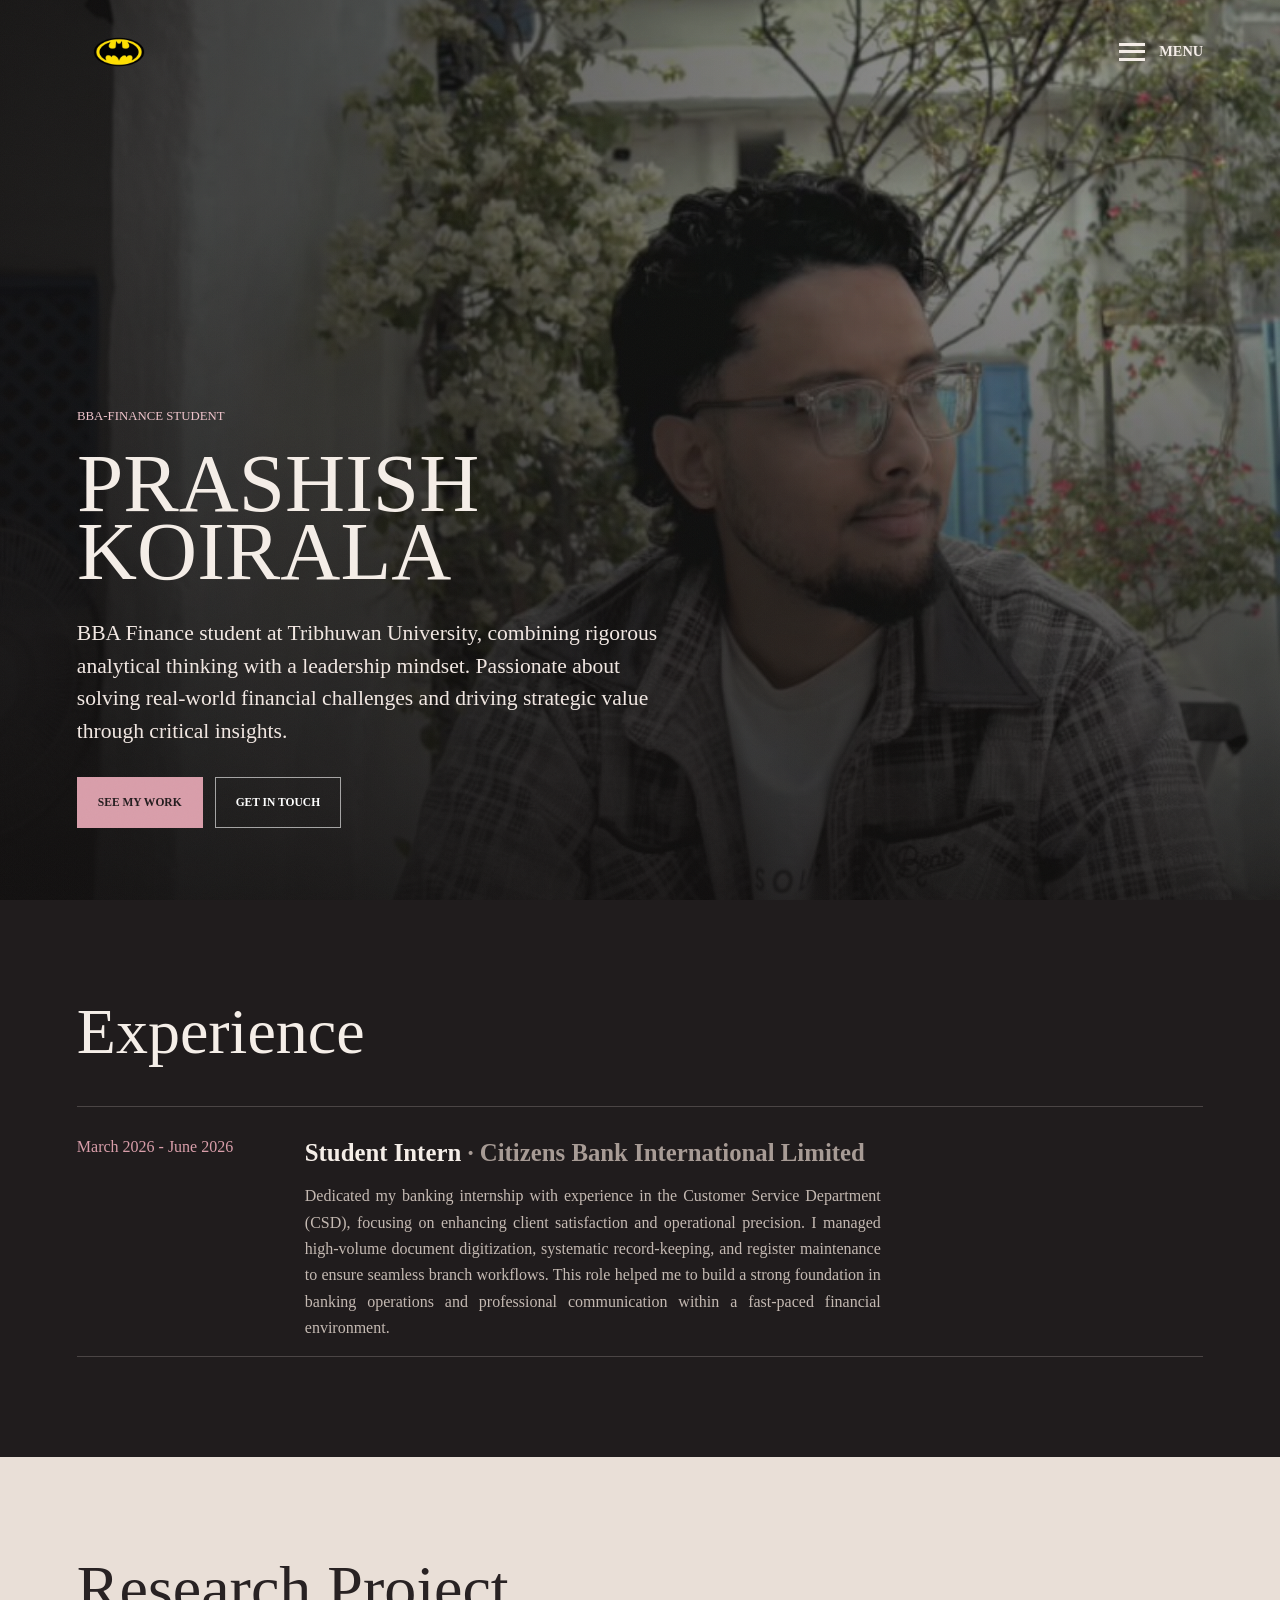
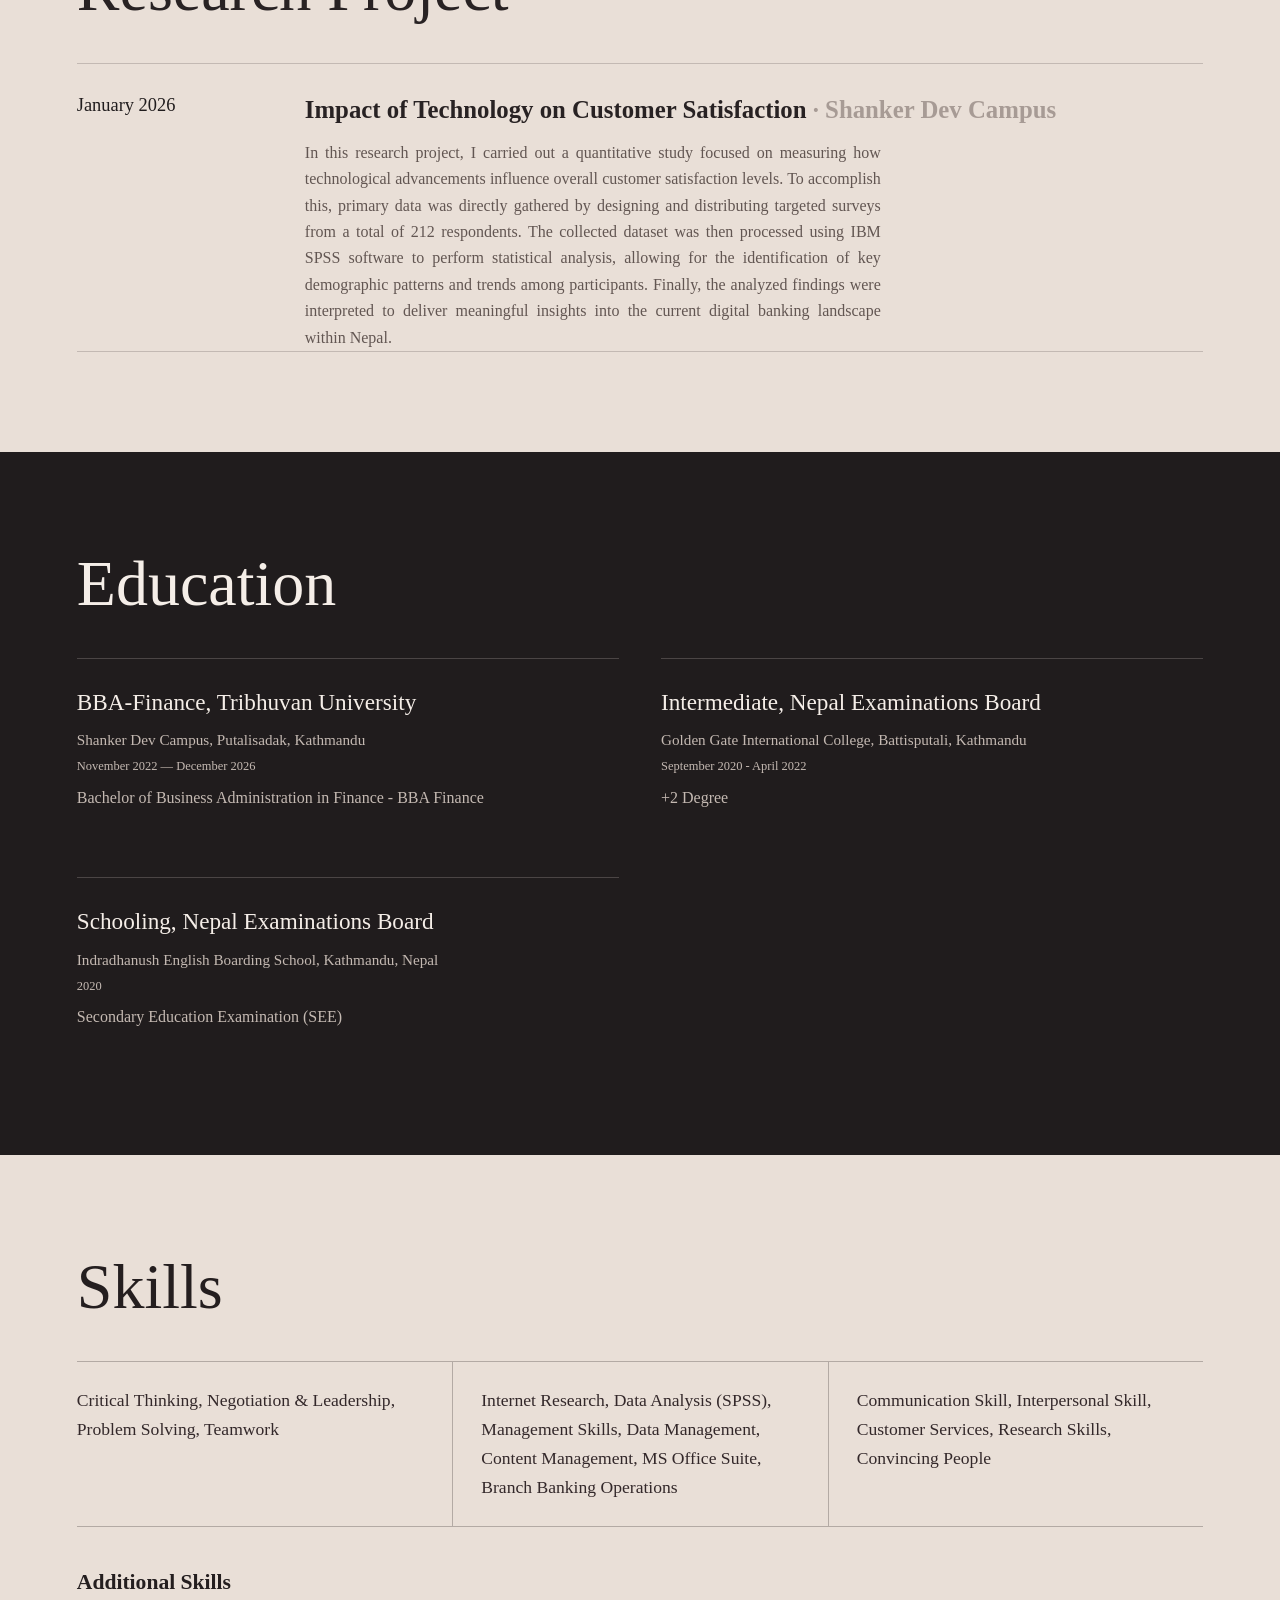
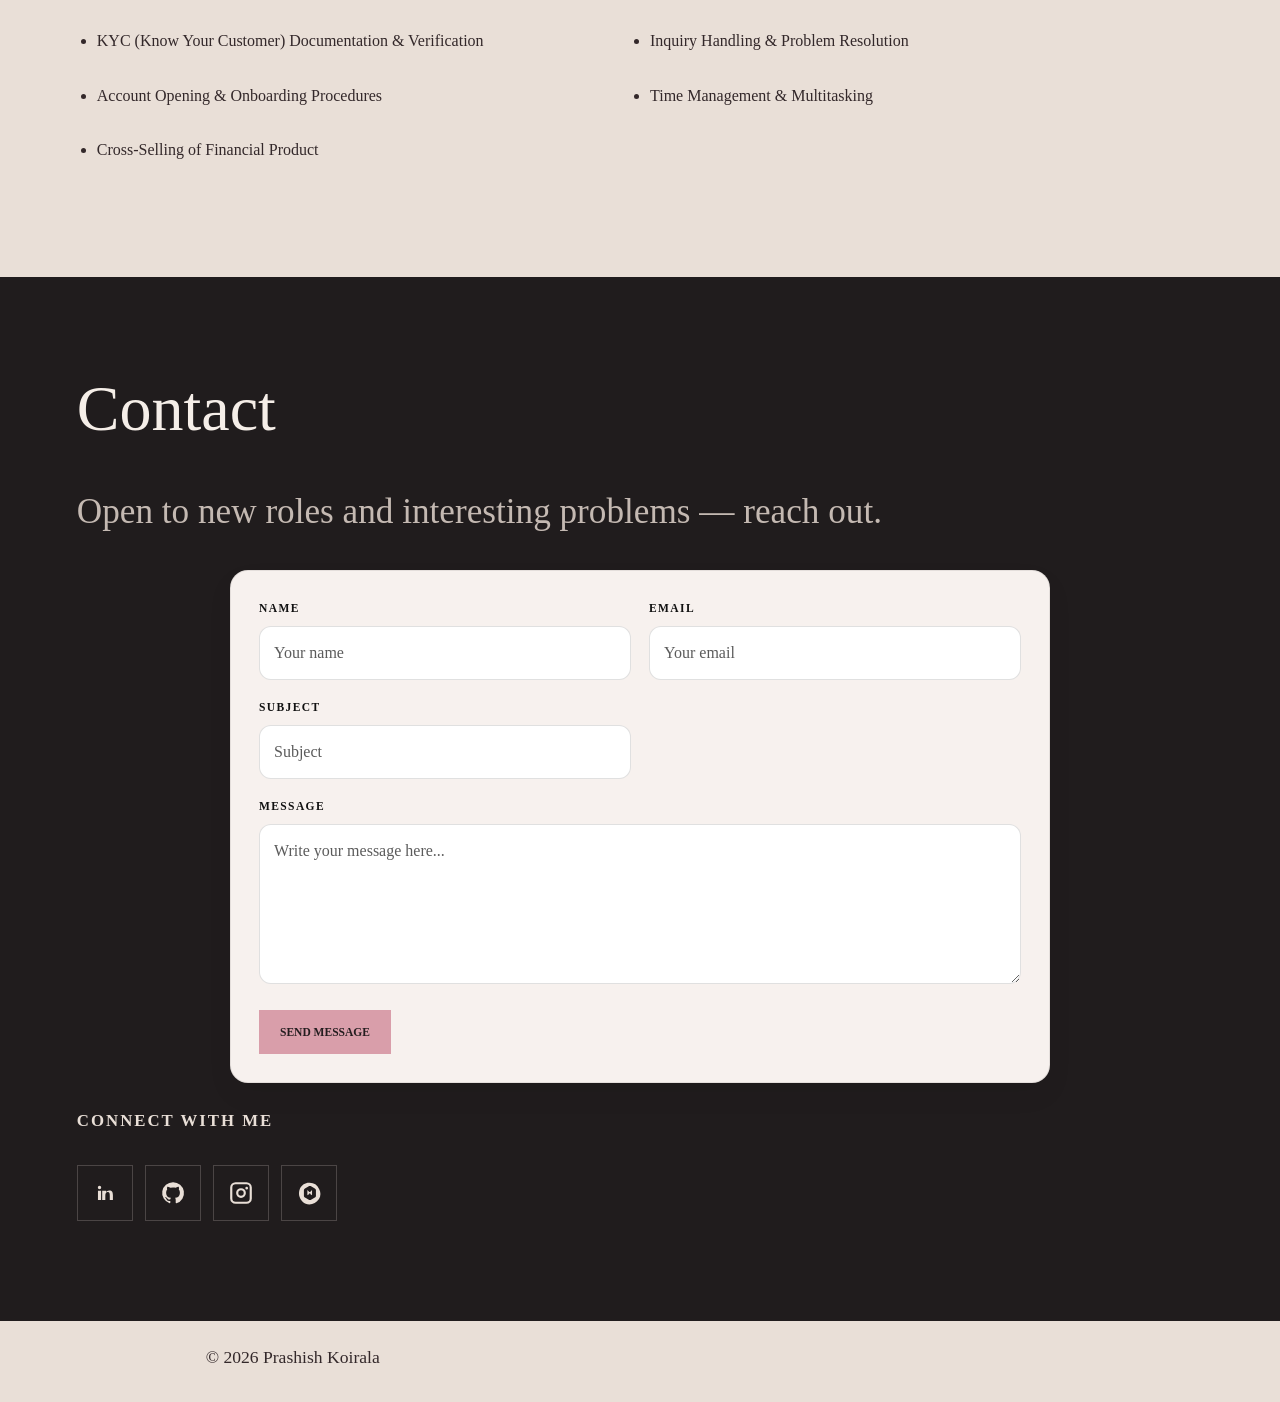
<file: index.html>
<!DOCTYPE html>
<html lang="en">
<head>
<meta charset="UTF-8" />
<meta name="viewport" content="width=device-width, initial-scale=1.0" />
<title>Prashish Koirala</title>
<meta name="description" content="Portfolio of Prashish Koirala. Experience, education, and projects." />
<link rel="icon" type="image/svg+xml" href="favicon.svg">
<link rel="stylesheet" href="styles.css">
<noscript><style>.site-loader { display: none; }</style></noscript>
</head>
<body>

<div class="grain" aria-hidden="true"></div>
<div class="site-loader" role="status" aria-label="Loading portfolio">
  <div class="site-loader__mark" aria-hidden="true">PK</div>
  <span class="site-loader__spinner" aria-hidden="true"></span>
  <span class="site-loader__label">Loading</span>
</div>

<nav class="nav">
  <a href="index.html" class="nav__mark" aria-label="Home">
    <img src="bat-logo.png" alt="">
  </a>
  <details class="nav__menu">
    <summary>Menu</summary>
    <div class="nav__menu-items">
      <a href="#experience">Experience</a>
      <a href="#research">Research Project</a>
      <a href="#education">Education</a>
      <a href="#skills">Skills</a>
      <a href="#contact">Contact</a>
      <a href="resume.html">Resume</a>
    </div>
  </details>
</nav>

<header class="hero" id="top">
  <div class="hero__text">
    <p class="hero__kicker">BBA-Finance Student</p>
    <h1 class="hero__name">PRASHISH<br>KOIRALA</h1>
    <p class="hero__tagline">BBA Finance student at Tribhuwan University, combining rigorous analytical thinking with a leadership mindset. Passionate about solving real-world financial challenges and driving strategic value through critical insights.</p>
    <div class="hero__actions">
      <a href="#experience" class="btn btn--primary">See My Work</a>
      <a href="#contact" class="btn btn--ghost">Get in Touch</a>
    </div>
  </div>
</header>

<main>

  <section class="section" id="experience">
    <div class="section__head">
      <h2>Experience</h2>
    </div>

    <ol class="timeline">
      <li class="timeline__item">
        <div class="timeline__meta">
          <span class="timeline__date">March 2026 - June 2026</span>
        </div>
        <div class="timeline__body">
          <h3>Student Intern <span class="tk-muted">· Citizens Bank International Limited</span></h3>
          <p>Dedicated my banking internship with experience in the Customer Service Department (CSD), focusing on enhancing client satisfaction and operational precision. I managed high-volume document digitization, systematic record-keeping, and register maintenance to ensure seamless branch workflows. This role helped me to build a strong foundation in banking operations and professional communication within a fast-paced financial environment.</p>
          <ul class="tags">
           
          </ul>
        </div>
      </li>
    </ol>
  </section>
  <section class="section section--research" id="research">
    <div class="section__head">
      <h2>Research Project</h2>
    </div>

    <ol class="timeline">
      <li class="timeline__item">
        <div class="timeline__meta">
          <span class="timeline__date">January 2026</span>
        </div>
        <div class="timeline__body">
          <h3>Impact of Technology on Customer Satisfaction <span class="tk-muted">· Shanker Dev Campus</span></h3>
          <p>In this research project, I carried out a quantitative study focused on measuring how technological advancements influence overall customer satisfaction levels. To accomplish this, primary data was directly gathered by designing and distributing targeted surveys from a total of 212 respondents. The collected dataset was then processed using IBM SPSS software to perform statistical analysis, allowing for the identification of key demographic patterns and trends among participants. Finally, the analyzed findings were interpreted to deliver meaningful insights into the current digital banking landscape within Nepal.</p>
        </div>
      </li>
    </ol>
  </section>
  <section class="section section--paper" id="education">
    <div class="section__head">
      <h2>Education</h2>
    </div>

    <div class="edu-grid">
      <div class="edu-card">
        <h3>BBA-Finance, Tribhuvan University</h3>
        <p class="edu-card__school">Shanker Dev Campus, Putalisadak, Kathmandu</p>
        <p class="edu-card__meta">November 2022 — December 2026</p>
        <p>Bachelor of Business Administration in Finance - BBA Finance</p>
      </div>
      <div class="edu-card">
        <h3>Intermediate, Nepal Examinations Board</h3>
        <p class="edu-card__school">Golden Gate International College, Battisputali, Kathmandu</p>
        <p class="edu-card__meta">September 2020 - April 2022</p>
        <p>+2 Degree</p>
      </div>
      <div class="edu-card">
        <h3> Schooling, Nepal Examinations Board </h3>
        <p class="edu-card__school">Indradhanush English Boarding School, Kathmandu, Nepal</p>
        <p class="edu-card__meta">2020</p>
        <p>Secondary Education Examination (SEE)</p>
      </div>
    </div>
  </section>

  <section class="section section--dark" id="skills">
    <div class="section__head">
      <h2>Skills</h2>
    </div>
    <div class="skills">
      <div class="skills__group">
       
        <p>Critical Thinking, Negotiation & Leadership, Problem Solving, Teamwork</p>
      </div>
      <div class="skills__group">
     
        <p>Internet Research, Data Analysis (SPSS), Management Skills, Data Management, Content Management, MS Office Suite, Branch Banking Operations</p>
      </div>
      <div class="skills__group">
       
        <p>Communication Skill, Interpersonal Skill, Customer Services, Research Skills, Convincing People</p>
      </div>
    </div>
    <div class="skills__additional">
      <h3>Additional Skills</h3>
      <ul>
        <li>KYC (Know Your Customer) Documentation &amp; Verification</li>
        <li>Inquiry Handling &amp; Problem Resolution</li>
        <li>Account Opening &amp; Onboarding Procedures</li>
        <li>Time Management &amp; Multitasking</li>
        <li>Cross-Selling of Financial Product</li>
      </ul>
    </div>
  </section>



  <section class="section section--contact section--rose" id="contact">
    <div class="section__head">
      <h2>Contact</h2>
    </div>
    <p class="contact__lead">Open to new roles and interesting problems — reach out.</p>

    <form class="contact__form" action="https://formspree.io/f/mljgagyj" method="POST">
      <div class="contact__field">
        <label for="name">Name</label>
        <input id="name" name="name" type="text" placeholder="Your name" required>
      </div>
      <div class="contact__field">
        <label for="email">Email</label>
        <input id="email" name="_replyto" type="email" placeholder="Your email" required>
      </div>
      <div class="contact__field">
        <label for="subject">Subject</label>
        <input id="subject" name="_subject" type="text" placeholder="Subject" required>
      </div>
      <div class="contact__field contact__field--full">
        <label for="message">Message</label>
        <textarea id="message" name="message" rows="5" placeholder="Write your message here..." required></textarea>
      </div>
      <button type="submit" class="btn btn--primary">Send Message</button>
    </form>

    <div class="contact__socials">
      <p class="contact__socials-label">Connect with me</p>
      <div class="contact__links">
        <a href="https://www.linkedin.com/in/prashishkk/" aria-label="LinkedIn" target="_blank" rel="noopener">
          <svg viewBox="0 0 24 24" aria-hidden="true"><path d="M6.94 8.5A1.56 1.56 0 1 1 6.94 5.38A1.56 1.56 0 0 1 6.94 8.5ZM5.5 9.94H8.38V18.5H5.5V9.94ZM10.38 9.94H13.09V11.11H13.13C13.51 10.38 14.45 9.61 15.85 9.61C18.76 9.61 19.3 11.52 19.3 14V18.5H16.42V14.9C16.42 13.13 16.39 11.18 14.54 11.18C12.65 11.18 12.29 12.88 12.29 14.8V18.5H9.41V9.94H10.38Z"/></svg>
        </a>
        <a href="https://github.com/pprashishk" aria-label="GitHub" target="_blank" rel="noopener">
          <svg viewBox="0 0 24 24" aria-hidden="true"><path d="M12 2a10 10 0 0 0-3.16 19.49c.5.09.68-.22.68-.48v-1.7c-2.77.6-3.35-1.33-3.35-1.33-.45-1.15-1.1-1.46-1.1-1.46-.9-.62.07-.61.07-.61 1 .07 1.53 1.03 1.53 1.03.89 1.53 2.34 1.09 2.9.83.09-.65.35-1.09.63-1.34-2.21-.25-4.54-1.11-4.54-4.94 0-1.09.39-1.98 1.03-2.68-.1-.25-.45-1.28.1-2.66 0 0 .84-.27 2.75 1.02A9.53 9.53 0 0 1 12 6.86c.85 0 1.7.11 2.5.33 1.9-1.29 2.74-1.02 2.74-1.02.55 1.38.2 2.41.1 2.66.64.7 1.03 1.59 1.03 2.68 0 3.84-2.33 4.68-4.55 4.93.36.31.68.92.68 1.85v2.75c0 .26.18.58.69.48A10 10 0 0 0 12 2Z"/></svg>
        </a>
        <a href="https://instagram.com/prashishkk" aria-label="Instagram" target="_blank" rel="noopener">
          <svg viewBox="0 0 24 24" aria-hidden="true"><path d="M7 2h10a5 5 0 0 1 5 5v10a5 5 0 0 1-5 5H7a5 5 0 0 1-5-5V7a5 5 0 0 1 5-5Zm0 2a3 3 0 0 0-3 3v10a3 3 0 0 0 3 3h10a3 3 0 0 0 3-3V7a3 3 0 0 0-3-3H7Zm5 3.5A4.5 4.5 0 1 1 7.5 12 4.5 4.5 0 0 1 12 7.5Zm0 2A2.5 2.5 0 1 0 14.5 12 2.5 2.5 0 0 0 12 9.5Zm5.25-3.25a1.25 1.25 0 1 1-1.25 1.25 1.25 1.25 0 0 1 1.25-1.25Z"/></svg>
        </a>
        <a href="https://vsco.co/prashishkk" aria-label="VSCO" target="_blank" rel="noopener">
          <svg viewBox="0 0 24 24" aria-hidden="true" fill="currentColor">
            <path d="M12 2.5C8.4 2.5 5.2 4.5 3.7 7.9c-1.8 4.1-1 8.9 2.4 12.1 1.7 1.6 3.9 2.5 6.2 2.5 3.5 0 6.8-1.8 8.9-4.9 1.8-2.8 1.8-6.4.1-9.3A9.7 9.7 0 0 0 12 2.5Zm.2 3.1c.4-.2.9-.2 1.3 0l3.9 2.2c.6.3 1 .9 1 1.5v5.4c0 .6-.4 1.2-1 1.5l-3.9 2.2c-.4.2-.9.2-1.3 0l-3.9-2.2c-.6-.3-1-.9-1-1.5V9.3c0-.6.4-1.2 1-1.5l3.9-2.2Zm-1.7 3.7v4.7l2.9-1.7-2.9-3Zm4.3 0v4.7l-2.9-1.7 2.9-3Z"/>
          </svg>
        </a>
      </div>
    </div>
  </section>

</main>

<footer class="footer">
  <p>&copy; <span id="year"></span> Prashish Koirala </p>
</footer>

<script src="script.js"></script>
</body>
</html>
</file>
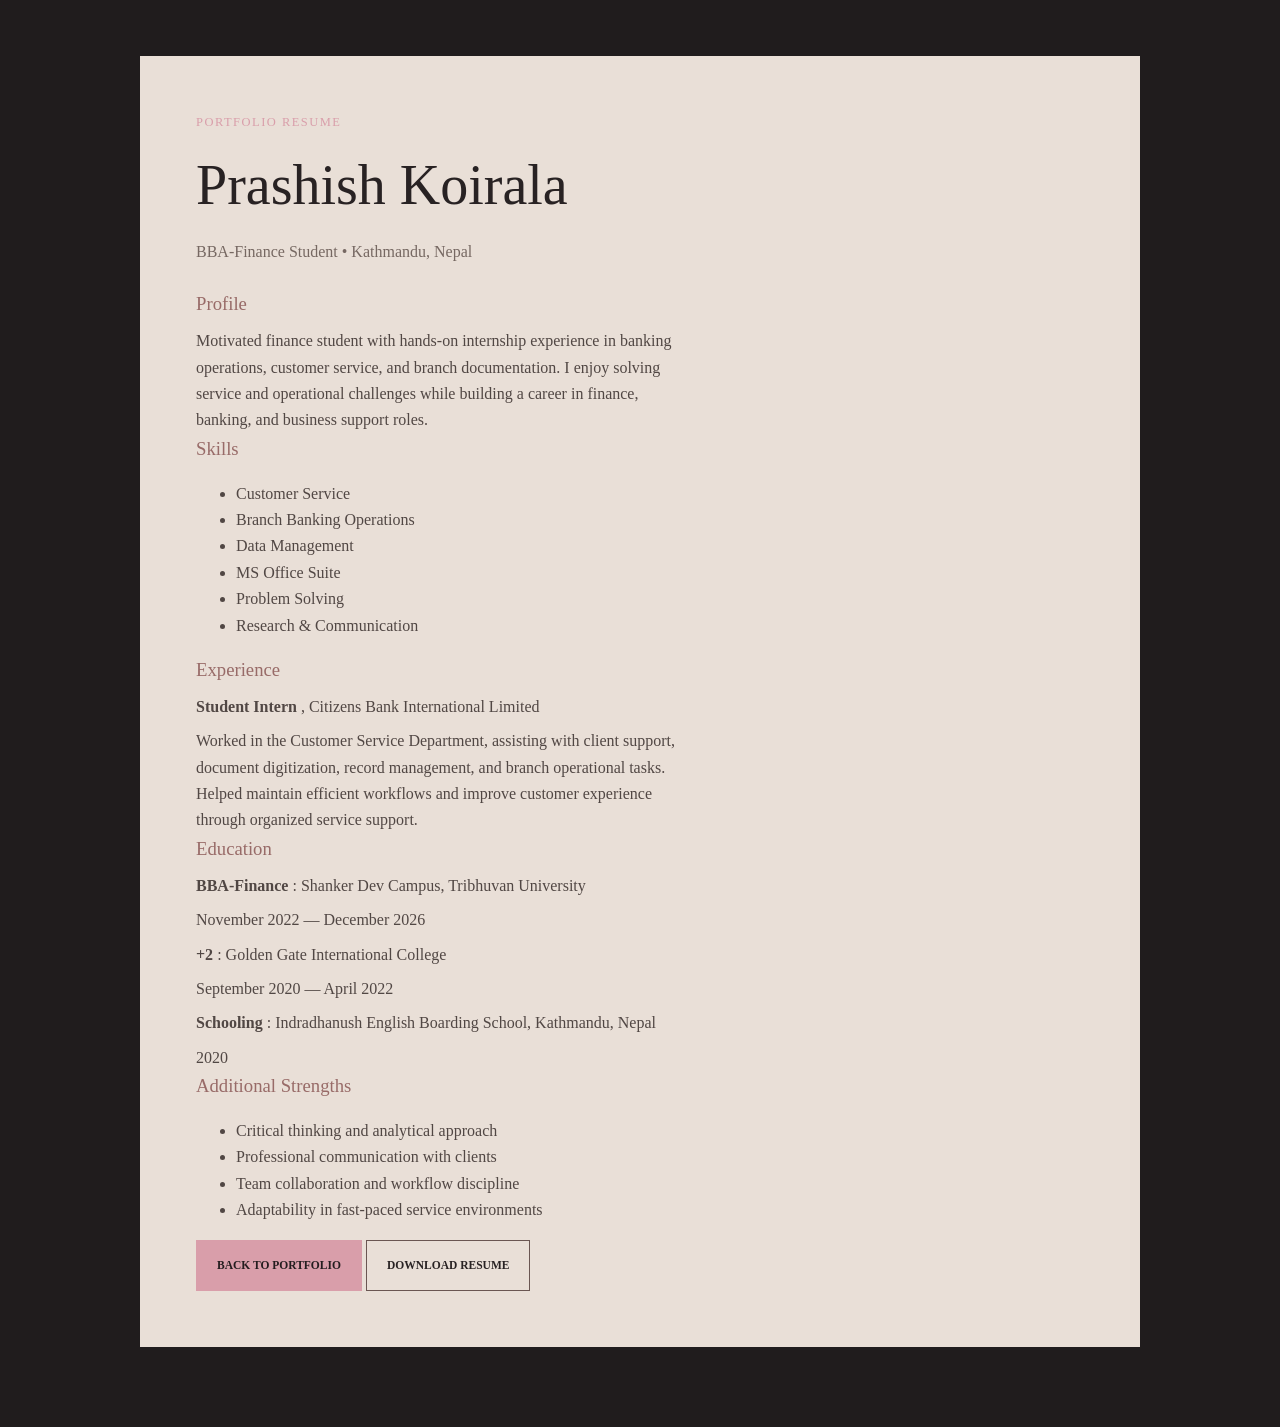
<file: resume.html>
<!DOCTYPE html>
<html lang="en">
<head>
  <meta charset="UTF-8" />
  <meta name="viewport" content="width=device-width, initial-scale=1.0" />
  <title>Prashish Koirala | Resume</title>
  <link rel="icon" type="image/svg+xml" href="favicon.svg">
  <link rel="stylesheet" href="styles.css">
</head>
<body class="resume-body">
  <main class="resume-page">
    <header class="resume-page__header">
      <div>
        <p class="resume-card__eyebrow">Portfolio Resume</p>
        <h1>Prashish Koirala</h1>
      </div>
      <p class="resume-page__meta">BBA-Finance Student • Kathmandu, Nepal</p>
    </header>

    <div class="resume-layout">
      <section class="resume-section">
        <h3>Profile</h3>
        <p>Motivated finance student with hands-on internship experience in banking operations, customer service, and branch documentation. I enjoy solving service and operational challenges while building a career in finance, banking, and business support roles.</p>
      </section>

      <section class="resume-section">
        <h3>Skills</h3>
        <ul>
          <li>Customer Service</li>
          <li>Branch Banking Operations</li>
          <li>Data Management</li>
          <li>MS Office Suite</li>
          <li>Problem Solving</li>
          <li>Research & Communication</li>
        </ul>
      </section>

      <section class="resume-section">
        <h3>Experience</h3>
        <p><strong>Student Intern</strong> , Citizens Bank International Limited</p>
        <p>Worked in the Customer Service Department, assisting with client support, document digitization, record management, and branch operational tasks. Helped maintain efficient workflows and improve customer experience through organized service support.</p>
      </section>

      <section class="resume-section">
        <h3>Education</h3>
        <p><strong>BBA-Finance</strong> : Shanker Dev Campus, Tribhuvan University</p>
        <p>November 2022 — December 2026</p>
        <p><strong>+2</strong> : Golden Gate International College</p>
        <p>September 2020 — April 2022</p>
        <p><strong>Schooling</strong> : Indradhanush English Boarding School, Kathmandu, Nepal</p>
        <p>2020</p>
      </section>

      <section class="resume-section">
        <h3>Additional Strengths</h3>
        <ul>
          <li>Critical thinking and analytical approach</li>
          <li>Professional communication with clients</li>
          <li>Team collaboration and workflow discipline</li>
          <li>Adaptability in fast-paced service environments</li>
        </ul>
      </section>
    </div>

    <div class="resume-actions">
      <a href="index.html" class="btn btn--primary">Back to Portfolio</a>
      <a href="resume.pdf" class="btn btn--ghost" download="Prashish-Koirala-Resume.pdf">Download Resume</a>
    </div>
  </main>
</body>
</html>
</file>
<file: styles.css>
/* ---------------------------------------------------------
   Tokens
--------------------------------------------------------- */
:root {
  --bg:        #6f96a0;
  --bg-panel:  #1d5f72;
  --bg-raised: #080a0e;
  --line:      #010102;
  --text:      #070606;
  --text-dim:  #0c0808;
  --text-mute: #f3f0f0;
  --accent:    #0cf520;
  --accent-2:  #ffb35c;
  --mono: 'IBM Plex Mono', ui-monospace, monospace;
  --sans: 'IBM Plex Sans', -apple-system, sans-serif;
  --display: 'Space Grotesk', var(--sans);
  --radius: 3px;
  --content-w: 780px;
}

* { box-sizing: border-box; }

html {
  scroll-behavior: smooth;
  scroll-padding-top: 90px;
}

@media (prefers-reduced-motion: reduce) {
  html { scroll-behavior: auto; }
  * { animation-duration: 0.001ms !important; transition-duration: 0.001ms !important; }
}

body {
  margin: 0;
  background: var(--bg);
  color: var(--text);
  font-family: 'Times New Roman', Times, serif;
  font-size: 10;
  line-height: 2.5;
  -webkit-font-smoothing: antialiased;
}

a { color: inherit; }

h1, h2, h3, h4 {
  font-family: 'Times New Roman', Times, serif;
  font-weight: 600;
  margin: 10;
  letter-spacing: -0.01em;
}

p { margin: 0.5em 0 0; color: var(--text-dim); max-width: 62ch; }

::selection { background: var(--accent); color: #0d1016; }

:focus-visible {
  outline: 2px solid var(--accent);
  outline-offset: 3px;
}

/* subtle grain so the flat dark bg doesn't feel like a template default */
.grain {
  position: fixed;
  inset: 0;
  pointer-events: none;
  opacity: 0.035;
  z-index: 999;
  background-image: url("data:image/svg+xml,%3Csvg xmlns='http://www.w3.org/2000/svg' width='120' height='120'%3E%3Cfilter id='n'%3E%3CfeTurbulence type='fractalNoise' baseFrequency='0.9' numOctaves='2' stitchTiles='stitch'/%3E%3C/filter%3E%3Crect width='100%25' height='100%25' filter='url(%23n)'/%3E%3C/svg%3E");
}

/* ---------------------------------------------------------
   Nav
--------------------------------------------------------- */
.nav {
  position: sticky;
  top: 0;
  z-index: 100;
  display: flex;
  align-items: center;
  justify-content: space-between;
  padding: 20px clamp(20px, 6vw, 64px);
  background: rgb(54, 247, 6);
  backdrop-filter: blur(10px);
  border-bottom: 1px solid var(--line);
}

.nav__mark {
  display: inline-flex;
  align-items: center;
  justify-content: center;
  width: 42px;
  height: 42px;
  border-radius: 6px;
  border: 1px solid var(--line);
  background: rgba(8, 10, 14, 0.2);
  color: var(--text);
  text-decoration: none;
  font-family: 'Times New Roman', Times, serif;
  font-weight: 700;
  font-size: 1rem;
  line-height: 1;
  box-shadow: 0 8px 22px rgba(0,0,0,0.12);
}

.nav__menu {
  position: relative;
  margin-left: auto;
  margin-right: 0;
}

.nav__menu summary {
  display: flex;
  align-items: center;
  gap: 14px;
  cursor: pointer;
  list-style: none;
  color: var(--text);
  font-size: 1rem;
}

.nav__menu summary::-webkit-details-marker { display: none; }

.nav__menu summary::before {
  width: 26px;
  height: 18px;
  background: linear-gradient(to bottom, currentColor 0 3px, transparent 3px 7px, currentColor 7px 10px, transparent 10px 15px, currentColor 15px 18px);
  content: "";
}

.nav__menu-items {
  position: absolute;
  top: calc(100% + 14px);
  right: 0;
  z-index: 101;
  display: grid;
  width: min(280px, calc(100vw - 32px));
  padding: 14px 0;
  border: 1px solid rgba(244, 235, 228, 0.2);
  background: #e9dfd7;
  box-shadow: 0 12px 28px rgba(0, 0, 0, 0.25);
  opacity: 0;
  transform: translateX(24px) scale(0.96);
  transform-origin: top right;
  visibility: hidden;
  pointer-events: none;
  transition: opacity 220ms ease, transform 320ms cubic-bezier(0.2, 1.4, 0.4, 1), visibility 220ms;
}

.nav__menu[open] .nav__menu-items {
  opacity: 1;
  transform: translateX(0) scale(1);
  visibility: visible;
  pointer-events: auto;
  transition-delay: 0s;
}

.nav__menu-items a {
  padding: 17px 24px;
  color: #282223;
  font-size: 1.15rem;
  text-decoration: none;
}

.nav__menu-items a:hover,
.nav__menu-items a:focus-visible {
  background: rgba(40, 34, 35, 0.08);
  color: #986b68;
}

@media (prefers-reduced-motion: reduce) {
  .nav__menu-items { transition: none; }
}

@media (max-width: 720px) {
  html { scroll-padding-top: 120px; }

  .nav {
    flex-wrap: wrap;
    padding: 12px 18px;
  }

  body { line-height: 1.65; }

  .hero {
    display: flex;
    flex-direction: column;
    justify-content: space-between;
    min-height: calc(100vh - 120px);
    padding: 44px 20px 48px;
  }

  .hero__text {
    display: flex;
    flex-direction: column;
    flex: 1;
    justify-content: space-between;
  }

  .hero__name {
    font-size: clamp(1.75rem, 8vw, 4.4rem);
    overflow-wrap: anywhere;
  }

  .hero__kicker { font-size: 1rem; }

  .hero__tagline {
    font-size: 1rem;
    margin-top: 0;
    position: relative;
    top: -7px;
    transform: translateY(-7px);
  }

  .hero__actions {
    flex-wrap: wrap;
    margin-top: auto;
    padding-top: 18px;
  }

  .section { padding-top: 20px; padding-bottom: 20px; }

  .edu-card { padding: 20px; }
}

/* ---------------------------------------------------------
   Hero
--------------------------------------------------------- */
.hero {
  display: grid;
  grid-template-columns: 1.1fr 0.9fr;
  gap: 48px;
  align-items: center;
  min-height: 88vh;
  padding: 40px clamp(20px, 6vw, 64px) 60px;
  max-width: 1280px;
  margin: 0 auto;
}

.hero__text {
  width: 100%;
}

.hero__kicker {
  font-family: var(--mono);
  font-size: 1.3rem;
  color: var(--accent);
  margin: 0 0 14px;
}

.hero__name {
  font-size: clamp(5rem, 6vw, 4.4rem);
  line-height: 1.02;
}

.hero__tagline {
  margin-top: 10px;
  font-size: 1.2rem;
  color: var(--text-dim);
  max-width: 46ch;
}

.hero__actions {
  display: flex;
  gap: 14px;
  margin-top: 34px;
}

.btn {
  display: inline-block;
  text-decoration: none;
  padding: 15px 22px;
  border-radius: var(--radius);
  font-size: 0.95rem;
  font-weight: 500;
  transition: transform 0.15s ease, background 0.15s ease, border-color 0.15s ease;
}
.btn--primary {
  background: var(--accent);
  color: x#070606;
}
.btn--primary:hover { transform: translateY(-1px); }

.btn--ghost {
  border: 1px solid var(--line);
  color: var(--text);
}
.btn--ghost:hover { border-color: var(--accent); }

/* terminal card */
.hero__terminal {
  margin-top: 32px;
  background: var(--bg-panel);
  border: 1px solid var(--line);
  border-radius: 8px;
  overflow: hidden;
  box-shadow: 0 30px 60px -30px rgba(0,0,0,0.6);
  max-width: 620px;
}

.terminal__bar {
  display: flex;
  align-items: center;
  gap: 8px;
  padding: 10px 14px;
  border-bottom: 1px solid var(--line);
  background: var(--bg-raised);
}

.dot { width: 9px; height: 9px; border-radius: 50%; display: inline-block; }
.dot--r { background: #ff5f56; }
.dot--y { background: #ffbd2e; }
.dot--g { background: #27c93f; }

.terminal__title {
  margin-left: 8px;
  font-family: var(--mono);
  font-size: 0.78rem;
  color: var(--text-mute);
}

.terminal__body {
  margin: 0;
  padding: 24px;
  font-family: var(--mono);
  font-size: 0.95rem;
  color: var(--text);
  min-height: 140px;
  white-space: pre-wrap;
}

.resume-card {
  border: 1px solid var(--line);
  border-radius: 8px;
  padding: 28px;
  background: rgba(18, 18, 18, 0.18);
}

.resume-card__header {
  display: flex;
  justify-content: space-between;
  align-items: end;
  gap: 24px;
  padding-bottom: 24px;
  border-bottom: 1px solid var(--line);
}

.resume-card__eyebrow {
  margin: 0 0 6px;
  font-family: var(--mono);
  font-size: 0.78rem;
  color: var(--accent);
  text-transform: uppercase;
  letter-spacing: 0.12em;
}

.resume-card__meta {
  margin: 0;
  font-family: var(--mono);
  font-size: 0.76rem;
  color: var(--text-mute);
}

.resume-grid {
  display: grid;
  grid-template-columns: repeat(2, minmax(0, 1fr));
  gap: 28px;
  padding-top: 24px;
}

.resume-grid h4 {
  margin-bottom: 10px;
  font-size: 0.95rem;
  color: var(--accent);
}

.resume-grid p,
.resume-grid li {
  color: var(--text-dim);
}

.resume-grid ul {
  margin: 0;
  padding-left: 18px;
}

.resume__actions {
  display: flex;
  flex-wrap: wrap;
  gap: 14px;
  margin-top: 28px;
}

@media (max-width: 720px) {
  .resume-card__header,
  .resume-grid {
    grid-template-columns: 1fr;
    display: block;
  }

  .resume-card__header {
    display: block;
  }

  .resume-card__meta {
    margin-top: 10px;
  }
}

.tk-muted { color: var(--text-mute); }

.cursor {
  display: inline-block;
  color: var(--accent);
  animation: blink 1s step-end infinite;
}
@keyframes blink { 50% { opacity: 0; } }

@media (max-width: 860px) {
  .hero { grid-template-columns: 1fr; min-height: unset; padding-top: 60px; }
}

/* ---------------------------------------------------------
   Sections (shared)
--------------------------------------------------------- */
.section {
  max-width: var(--content-w);
  margin: 0 auto;
  padding: 12px clamp(20px, 6vw, 64px) 10px;
}

.section__head {
  display: flex;
  align-items: baseline;
  gap: 14px;
  margin-bottom: 6px;
}

.section__num {
  font-family: var(--mono);
  color: var(--accent);
  font-size: 0.85rem;
}

.section__head h2 {
  font-size: 1.7rem;
}

/* ---------------------------------------------------------
   Experience timeline
--------------------------------------------------------- */
.timeline {
  list-style: none;
  margin: 0;
  padding: 0;
  border-left: none;
}

.timeline__item {
  position: relative;
  padding: 0;
}
.timeline__item:last-child { padding-bottom: 0; }

.timeline__item::before {
  content: "";
  display: none;
}

.timeline__date {
  font-family: var(--mono);
  font-size: 0.82rem;
  color: var(--text-mute);
}

.timeline__body h3 {
  font-size: 1.15rem;
  margin-top: 6px;
  font-weight: 600;
}

.tags {
  list-style: none;
  display: flex;
  flex-wrap: wrap;
  gap: 8px;
  padding: 0;
  margin: 14px 0 0;
}
.tags li {
  font-family: var(--mono);
  font-size: 0.78rem;
  color: var(--text-dim);
  border: 1px solid var(--line);
  padding: 3px 9px;
  border-radius: var(--radius);
}

/* ---------------------------------------------------------
   Education
--------------------------------------------------------- */
.edu-grid {
  display: grid;
  grid-template-columns: 1fr 1fr;
  gap: 20px;
}
@media (max-width: 640px) { .edu-grid { grid-template-columns: 1fr; } }

.edu-card {
  border: 1px solid var(--line);
  border-radius: 6px;
  padding: 24px;
  background: var(--bg-panel);
}
.edu-card__school { color: var(--accent-2); margin-top: 6px; font-size: 0.95rem; }
.edu-card__meta {
  font-family: var(--mono);
  font-size: 0.78rem;
  color: var(--text-mute);
  margin-top: 4px;
}

/* ---------------------------------------------------------
   Skills
--------------------------------------------------------- */
.skills {
  display: grid;
  grid-template-columns: repeat(3, 1fr);
  gap: 24px;
}
@media (max-width: 640px) { .skills { grid-template-columns: 1fr; } }

.skills__group h4 {
  font-size: 0.85rem;
  font-family: var(--mono);
  color: var(--accent);
  font-weight: 500;
}

/* ---------------------------------------------------------
   Projects
--------------------------------------------------------- */
.projects {
  display: flex;
  flex-direction: column;
}

.project {
  display: grid;
  grid-template-columns: 60px 1fr;
  gap: 20px;
  padding: 28px 0;
  border-bottom: 1px solid var(--line);
}
.project:last-child { border-bottom: none; }

.project__index {
  font-family: var(--mono);
  color: var(--text-mute);
  font-size: 0.85rem;
  padding-top: 3px;
}

.project h3 { font-size: 1.15rem; }

.project__links {
  display: flex;
  gap: 18px;
  margin-top: 14px;
}
.project__links a {
  text-decoration: none;
  font-size: 0.88rem;
  color: var(--accent);
}
.project__links a:hover { text-decoration: underline; }

/* ---------------------------------------------------------
   Contact
--------------------------------------------------------- */
.section--contact { text-align: left; }

.contact__lead {
  font-size: 1.15rem;
  color: var(--text);
}

.contact__socials {
  margin-top: 24px;
}

.contact__socials-label {
  margin: 0 0 8px;
  font-family: var(--mono);
  font-size: 1.05rem;
  letter-spacing: 0.12em;
  text-transform: uppercase;
  color: #111111;
  font-weight: 800;
}

.contact__form {
  display: grid;
  grid-template-columns: repeat(2, minmax(0, 1fr));
  gap: 18px;
  max-width: 820px;
  margin: 28px auto 0;
  padding: 28px;
  border: 1px solid rgba(0, 0, 0, 0.08);
  border-radius: 18px;
  background: #f7f1ee;
  box-shadow: 0 12px 26px rgba(0, 0, 0, 0.06);
}

.contact__field {
  display: flex;
  flex-direction: column;
  gap: 8px;
}

.contact__field--full {
  grid-column: 1 / -1;
}

.contact__field label {
  font-family: var(--mono);
  font-size: 0.72rem;
  font-weight: 700;
  letter-spacing: 0.12em;
  text-transform: uppercase;
  color: #111111;
}

.contact__field input,
.contact__field textarea {
  width: 100%;
  box-sizing: border-box;
  padding: 13px 14px;
  border: 1px solid rgba(0, 0, 0, 0.12);
  border-radius: 12px;
  background: #ffffff;
  color: #111111;
  font: inherit;
  transition: border-color 0.18s ease, box-shadow 0.18s ease, transform 0.18s ease;
}

.contact__field input::placeholder,
.contact__field textarea::placeholder {
  color: #5b5b5b;
}

.contact__field input:focus,
.contact__field textarea:focus {
  outline: none;
  border-color: #111111;
  box-shadow: 0 0 0 3px rgba(17, 17, 17, 0.08);
}

.contact__field textarea {
  min-height: 150px;
  resize: vertical;
}

.contact__form .btn {
  justify-self: start;
  margin-top: 8px;
}

.contact__links {
  display: flex;
  gap: 16px;
  margin-top: 24px;
  flex-wrap: wrap;
}
.contact__links a {
  display: inline-flex;
  align-items: center;
  justify-content: center;
  width: 44px;
  height: 44px;
  border: 1px solid var(--line);
  border-radius: 10px;
  background: rgba(8, 10, 14, 0.35);
  transition: transform 0.15s ease, border-color 0.15s ease, background 0.15s ease;
}
.contact__links a:hover {
  transform: translateY(-1px);
  border-color: var(--accent);
  background: rgba(8, 10, 14, 0.55);
}
.contact__links svg {
  width: 20px;
  height: 20px;
  fill: var(--text);
}

@media (max-width: 700px) {
  .contact__form {
    grid-template-columns: 1fr;
  }
}


/* ---------------------------------------------------------
   Footer
--------------------------------------------------------- */
.footer {
  text-align: center;
  padding: 1px 2px 60px;
  font-size: 0.82rem;
  color: var(--text-mute);
}

/* Editorial portfolio redesign */
:root {
  --bg: #1d1a1b;
  --bg-panel: #282324;
  --bg-raised: #171516;
  --line: rgba(244, 235, 228, 0.2);
  --text: #f5eee8;
  --text-dim: #c4b9b2;
  --text-mute: #a79b95;
  --accent: #d99eaa;
  --accent-2: #b17c66;
  --mono: 'IBM Plex Mono', ui-monospace, monospace;
  --sans: 'DM Sans', sans-serif;
  --display: 'DM Sans', sans-serif;
  --radius: 0;
  --content-w: 1160px;
}

html { scroll-padding-top: 24px; }

body {
  background: var(--bg);
  color: var(--text);
  font-family: var(--sans);
  font-size: 16px;
  line-height: 1.65;
}

h1, h2, h3, h4 {
  margin: 0;
  font-family: var(--sans);
  font-weight: 500;
  letter-spacing: 0;
}

p { color: var(--text-dim); }

::selection { background: var(--accent); color: #211b1c; }

.grain { opacity: 0.025; }

.site-loader {
  position: fixed;
  inset: 0;
  z-index: 1000;
  display: flex;
  flex-direction: column;
  align-items: center;
  justify-content: center;
  gap: 18px;
  background: #201c1d;
  color: #f5eee8;
  opacity: 1;
  visibility: visible;
  transition: opacity 350ms ease, visibility 350ms ease;
}

.site-loader.is-hidden {
  opacity: 0;
  visibility: hidden;
  pointer-events: none;
}

.site-loader__mark {
  color: var(--accent);
  font-size: clamp(2.5rem, 8vw, 4rem);
  font-weight: 700;
  letter-spacing: 0.12em;
}

.site-loader__spinner {
  width: 36px;
  height: 36px;
  border: 2px solid rgba(245, 238, 232, 0.25);
  border-top-color: var(--accent);
  border-radius: 50%;
  animation: site-loader-spin 800ms linear infinite;
}

.site-loader__label {
  color: var(--text-mute);
  font-size: 0.8rem;
  letter-spacing: 0.18em;
  text-transform: uppercase;
}

@keyframes site-loader-spin {
  to { transform: rotate(360deg); }
}

@media (prefers-reduced-motion: reduce) {
  .site-loader { transition: none; }
  .site-loader__spinner { animation: none; }
}

.nav {
  position: absolute;
  top: 0;
  right: 0;
  left: 0;
  padding: 24px clamp(20px, 6vw, 84px);
  border: 0;
  background: transparent;
  color: #fff;
  backdrop-filter: none;
}

.nav__mark {
  width: auto;
  height: auto;
  border: 0;
  border-radius: 0;
  background: none;
  box-shadow: none;
  color: #fff;
  font-family: var(--sans);
  font-size: 1.1rem;
}

.nav__mark svg {
  display: block;
  width: 38px;
  height: 26px;
  fill: currentColor;
}

.nav__mark img {
  display: block;
  width: 84px;
  height: 56px;
  object-fit: contain;
}

.nav__menu summary {
  color: #f5eee8;
  font-size: 0.9rem;
  font-weight: 700;
  text-transform: uppercase;
}

.nav__menu[open] summary { color: var(--accent); }

.hero {
  position: relative;
  display: flex;
  align-items: end;
  min-height: 100svh;
  max-width: none;
  padding: 150px clamp(20px, 6vw, 84px) 72px;
  overflow: hidden;
  background-color: #282323;
}

.hero::before {
  position: absolute;
  inset: 0;
  content: "";
  background-image: linear-gradient(rgba(16, 14, 14, 0.34), rgba(16, 14, 14, 0.34)), linear-gradient(90deg, rgba(16, 14, 14, 0.76), rgba(16, 14, 14, 0.17) 78%), linear-gradient(0deg, rgba(16, 14, 14, 0.78), transparent 78%), url('./hero-bg.jpg');
  background-position: center, center, center, center 48%;
  background-size: cover;
  animation: hero-background-appear 1.4s ease-out both;
}

@keyframes hero-background-appear {
  from {
    opacity: 0;
    transform: scale(1.04);
  }
  to {
    opacity: 1;
    transform: scale(1);
  }
}

.hero__text {
  position: relative;
  z-index: 1;
  max-width: min(46vw, 680px);
}

.hero__kicker {
  margin: 0 0 22px;
  color: #f0c5cc;
  font-family: var(--mono);
  font-size: 0.8rem;
  text-transform: uppercase;
  animation: hero-text-enter 800ms cubic-bezier(0.2, 0.8, 0.2, 1) 150ms both;
}

.hero__name {
  max-width: 1000px;
  font-size: clamp(3rem, 6.5vw, 6rem);
  font-family: "Lucida Handwriting", "Brush Script MT", cursive;
  font-weight: 500;
  line-height: 0.82;
  overflow-wrap: anywhere;
  animation: hero-text-enter 900ms cubic-bezier(0.2, 0.8, 0.2, 1) 300ms both;
}

@keyframes hero-text-enter {
  from {
    opacity: 0;
    transform: translateX(-48px) scale(0.96);
  }
  to {
    opacity: 1;
    transform: translateX(0) scale(1);
  }
}

.hero__tagline {
  max-width: 600px;
  margin-top: 32px;
  color: #f2e8e3;
  font-family: 'Playfair Display', Georgia, serif;
  font-size: 1.35rem;
  font-style: normal;
  line-height: 1.5;
  animation: hero-description-enter 900ms cubic-bezier(0.2, 0.8, 0.2, 1) 450ms both;
}

@keyframes hero-description-enter {
  from {
    opacity: 0;
    translate: -48px 0;
  }
  to {
    opacity: 1;
    translate: 0 0;
  }
}

.hero__actions { gap: 12px; margin-top: 30px; }

.btn {
  padding: 15px 20px;
  border: 1px solid transparent;
  border-radius: 0;
  font-size: 0.72rem;
  font-weight: 700;
  text-transform: uppercase;
}

.btn--primary { background: var(--accent); color: #241d1f; }
.btn--primary:hover { background: #e8b9c1; }
.btn--ghost { border-color: rgba(255, 255, 255, 0.6); color: #fff; }
.btn--ghost:hover { border-color: var(--accent); }

.section {
  width: 100%;
  max-width: none;
  margin: 0;
  padding: 100px clamp(20px, 6vw, 84px);
  background: #201c1d;
}

#experience { padding-bottom: 100px; }

.section--dark {
  background: #e9dfd7;
  color: #241e1f;
}

.section--dark .section__head h2 { color: #241e1f; }
.section--dark .skills__group p { color: #33282a; }
.section--dark .skills { border-color: rgba(40, 34, 35, 0.28); }
.section--dark .skills__group { border-color: rgba(40, 34, 35, 0.28); }
.section--dark .skills__group + .skills__group { border-color: rgba(40, 34, 35, 0.28); }

.section--research {
  background: #e9dfd7;
  color: #282223;
}

.section--research .section__head h2,
.section--research .timeline__body h3 { color: #282223; }

.section--research .timeline__body p { color: #625652; }

.section--research .timeline__date {
  color: #201c1d;
  font-size: 1.15rem;
}

.section--research .timeline,
.section--research .timeline__item { border-color: rgba(40, 34, 35, 0.2); }

.section__head {
  display: flex;
  align-items: baseline;
  gap: 30px;
  max-width: 1160px;
  margin: 0 auto 42px;
}

.section__num {
  flex: 0 0 150px;
  color: var(--accent);
  font-size: 0.68rem;
  font-weight: 700;
  text-transform: uppercase;
}

.section__head h2 {
  color: var(--text);
  font-size: 4rem;
  line-height: 1;
}

.timeline {
  max-width: 1160px;
  margin: 0 auto;
  border-top: 1px solid var(--line);
}

.timeline__item {
  display: grid;
  grid-template-columns: 190px minmax(0, 1fr);
  gap: 38px;
  padding: 30px 0;
  border-bottom: 1px solid var(--line);
}

.timeline__date {
  display: block;
  color: var(--accent);
  font-size: 1rem;
  line-height: 1.3;
}

.timeline__body h3 { margin-top: 0; font-size: 1.55rem; line-height: 1.3; }
.tk-muted { color: var(--text-mute); }
.timeline__body p { max-width: 72ch; margin-top: 14px; text-align: justify; }

.section--paper {
  background: #201c1d;
  color: var(--text);
}

.section--paper .section__num { color: var(--accent); }
.section--paper .section__head h2 { color: var(--text); }
.section--paper p { color: var(--text-dim); }

.edu-grid {
  max-width: 1160px;
  margin: 0 auto;
  grid-template-columns: repeat(2, minmax(0, 1fr));
  gap: 42px;
}

.edu-card {
  padding: 24px 0;
  border: 0;
  border-top: 1px solid var(--line);
  border-radius: 0;
  background: transparent;
}

.edu-card h3 { font-size: 1.45rem; }
.edu-card__school { color: var(--accent); }
.edu-card__meta { color: var(--text-mute); }

.skills {
  max-width: 1160px;
  margin: 0 auto;
  grid-template-columns: repeat(3, minmax(0, 1fr));
  gap: 0;
  border-top: 1px solid var(--line);
}

.skills__group {
  min-height: 150px;
  padding: 24px 28px 24px 0;
  border-bottom: 1px solid var(--line);
}

.skills__group + .skills__group { padding-left: 28px; border-left: 1px solid var(--line); }
.skills__group p { margin: 0; color: var(--text); font-size: 1.1rem; }

.skills__additional {
  max-width: 1160px;
  margin: 38px auto 0;
}

.skills__additional h3 {
  margin-bottom: 14px;
  color: #241e1f;
  font-size: 1.35rem;
  font-weight: 700;
}

.skills__additional ul {
  display: grid;
  grid-template-columns: repeat(2, minmax(0, 1fr));
  margin: 0;
  padding: 0 0 0 1.25rem;
  list-style: disc;
}

.skills__additional li {
  padding: 14px 18px 14px 0;
  color: #33282a;
  font-weight: 400;
}

.section--contact {
  text-align: left;
  background: #201c1d;
  color: var(--text);
}

.section--contact .section__num { color: var(--accent); }
.section--contact .section__head h2 { color: var(--text); }
.contact__lead { max-width: 1160px; margin: 0 auto; color: var(--text-dim); font-family: 'Playfair Display', Georgia, serif; font-size: 2.2rem; }
.section--contact .contact__socials-label,
.section--contact .contact__links svg { color: #e9dfd7; fill: #e9dfd7; }

.contact__links {
  max-width: 1160px;
  margin: 30px auto 0;
  gap: 12px;
}

.contact__links a {
  width: 56px;
  height: 56px;
  border: 1px solid var(--line);
  border-radius: 0;
  background: transparent;
}

.contact__links a:hover { border-color: #e9dfd7; background: rgba(233, 223, 215, 0.14); }
.contact__links svg { width: 26px; height: 26px; fill: #241e1f; }

.footer { padding: 22px 20px 30px; color: #33282a; background: #e9dfd7; font-size: 1.1rem; }
.footer p { margin: 0; color: inherit; }

.resume-body {
  min-height: 100vh;
  padding: 56px 24px 80px;
  background: #201c1d;
  color: #282223;
}

.resume-page {
  max-width: 1000px;
  margin: 0 auto;
  padding: 56px;
  border: 0;
  border-radius: 0;
  background: #e9dfd7;
  box-shadow: none;
}

.resume-page h1 { font-size: 3.5rem; }
.resume-page__header { align-items: end; padding-bottom: 24px; border-color: rgba(40, 34, 35, 0.24); }
.resume-page__meta { color: #766862; }
.resume-layout { gap: 24px 40px; }
.resume-section h3 { color: #986b68; }
.resume-section p, .resume-section ul { color: #514744; }
.resume-actions { gap: 12px; }
.resume-actions .btn--ghost { border-color: #6a5652; color: #282223; }

@media (max-width: 860px) {
  .hero { min-height: 88svh; padding-top: 140px; }
  .hero__name { font-size: 6rem; }
}

@media (max-width: 720px) {
  html { scroll-padding-top: 18px; }
  .nav {
    flex-wrap: nowrap;
    justify-content: space-between;
    gap: 12px;
    padding: 14px clamp(16px, 5vw, 20px);
  }
  .nav__mark img { width: 64px; height: 42px; }
  .nav__menu {
    flex: 0 0 auto;
    margin: 0;
  }
  .nav__menu summary {
    min-height: 44px;
    gap: 11px;
    font-size: 0.86rem;
  }
  .nav__menu summary::before {
    width: 28px;
    height: 20px;
    background: linear-gradient(to bottom, currentColor 0 3px, transparent 3px 8px, currentColor 8px 11px, transparent 11px 17px, currentColor 17px 20px);
  }
  .nav__menu-items {
    top: calc(100% + 8px);
    width: min(300px, calc(100vw - 32px));
    padding: 10px 0;
  }
  .nav__menu-items a {
    padding: 16px 20px;
    font-size: 1.05rem;
  }
  .hero {
    min-height: 100svh;
    align-items: stretch;
    padding: 124px clamp(20px, 6vw, 28px) 32px;
  }
  .hero::before {
    background-position: center, center, center, 58% center;
  }
  .hero__text {
    display: flex;
    flex: 1;
    flex-direction: column;
    width: 100%;
    max-width: none;
  }
  .hero__kicker {
    max-width: 55%;
    margin-bottom: 14px;
  }
  .hero__name {
    max-width: 100%;
    font-size: clamp(3.2rem, 13vw, 5.5rem);
    line-height: 0.82;
    overflow-wrap: anywhere;
  }
  .hero__kicker { font-size: 0.78rem; }
  .hero__tagline {
    max-width: 55%;
    margin-top: auto;
    margin-bottom: auto;
    transform: translateY(96px);
    font-size: 0.95rem;
  }
  .hero__actions { flex-wrap: wrap; margin-top: 18px; transform: translateY(0); }
  .hero__actions .btn { padding: 12px 14px; }
  .section { padding: 56px 20px; }
  .section__head { display: block; margin-bottom: 24px; }
  .section__num { display: block; margin-bottom: 12px; }
  .section__head h2 { font-size: clamp(2.4rem, 10vw, 3rem); }
  .timeline { border-top: 0; }
  .timeline__item { grid-template-columns: 1fr; gap: 8px; padding: 22px 0; }
  .timeline__date { font-size: 0.9rem; }
  .timeline__body h3 { font-size: 1.3rem; }
  .timeline__body p { margin-top: 10px; }
  .edu-grid { grid-template-columns: 1fr; gap: 8px; }
  .edu-card { padding: 20px 0; }
  .skills { grid-template-columns: 1fr; }
  .skills__group { min-height: 0; padding: 20px 0; }
  .skills__group + .skills__group { padding-left: 0; border-left: 0; }
  .skills__additional { margin-top: 28px; }
  .skills__additional ul { grid-template-columns: 1fr; }
  .contact__lead { font-size: 1.65rem; }
  .contact__form { gap: 14px; margin-top: 22px; padding: 18px; }
  .contact__socials { margin-top: 20px; }
  .contact__links { margin-top: 18px; }
  .contact__links a { width: 48px; height: 48px; }
  .contact__links svg { width: 23px; height: 23px; }
  .footer { padding: 20px 16px 26px; font-size: 1rem; }
  .resume-body { padding: 20px 12px 40px; }
  .resume-page { padding: 28px 22px; }
  .resume-page h1 { font-size: 2.6rem; }
  .resume-page__header, .resume-layout { display: block; }
  .resume-page__meta { margin-top: 12px; }
  .resume-section { margin-bottom: 24px; }
}

@media (max-width: 390px) {
  .nav { padding-right: 16px; padding-left: 16px; }
  .nav__menu summary { font-size: 0.8rem; }
  .hero { padding-right: 16px; padding-left: 16px; }
  .hero::before { background-position: center, center, center, 62% center; }
  .hero__kicker,
  .hero__tagline { max-width: 58%; }
  .hero__name { max-width: 100%; font-size: clamp(2.9rem, 14vw, 4.2rem); }
  .section { padding-right: 16px; padding-left: 16px; }
  .contact__form { padding: 16px; }
}

*, *::before, *::after {
  font-family: "Times New Roman", Times, serif !important;
}

.hero__name {
  font-family: "Lucida Handwriting", "Brush Script MT", cursive !important;
}
</file>
